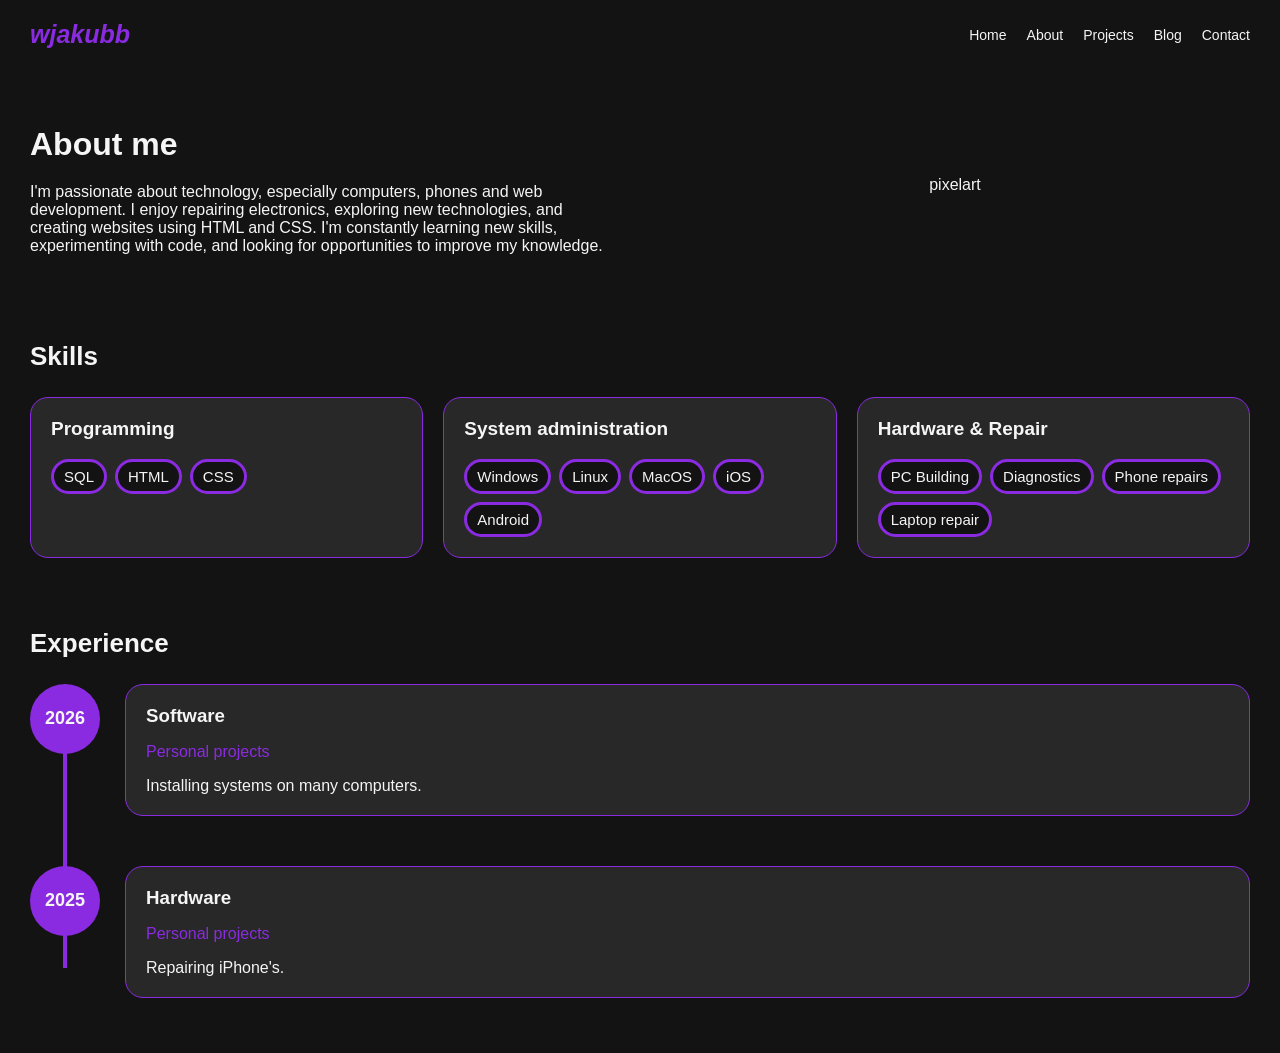
<file: index.html>
<!DOCTYPE html>
<html lang="en">
<head>
    <meta charset="UTF-8">
    <meta name="viewport" content="width=device-width, initial-scale=1.0">
    <title>Portfolio</title>
    <link rel="stylesheet" href="style.css">
</head>
<body>
    <header>
        <nav>
            <a href="https://wjakubb.github.io" class="logo">wjakubb</a>
            <div class="nav-linki">
                 <a href="https://github.com/wjakubb">Home</a>
                 <a href="https://wjakubb.github.io">About</a>
                 <a href="https://github.com/wjakubb?tab=projects">Projects</a>
                 <a href="">Blog</a>
                 <a href="contact.html">Contact</a>
            </div>
        </nav>
    </header>
    <main>
        <section class="about">
            <div class="about-text">
                <h1>About me</h1>
                <p>I'm passionate about technology, especially computers, phones and web development. I enjoy repairing electronics, exploring new technologies, and creating websites using HTML and CSS. I'm constantly learning new skills, experimenting with code, and looking for opportunities to improve my knowledge.</p>
            </div>
            <div class="about-img">
                pixelart
            </div>
        </section>
        <section class="skills">
            <h2>Skills</h2>
            <div class="skills-container">
                <div class="skill-card">
                    <h3>Programming</h3>
                    <div class="tags">
                        <span>SQL</span>
                        <span>HTML</span>
                        <span>CSS</span>
                    </div>
                </div>
                <div class="skill-card">
                    <h3>System administration</h3>
                    <div class="tags">
                        <span>Windows</span>
                        <span>Linux</span>
                        <span>MacOS</span>
                        <span>iOS</span>
                        <span>Android</span>
                    </div>
                </div>
                <div class="skill-card">
                    <h3>Hardware & Repair</h3>
                    <div class="tags">
                        <span>PC Building</span>
                        <span>Diagnostics</span>
                        <span>Phone repairs</span>
                        <span>Laptop repair</span>
                    </div>
                </div>
            </div>
        </section>
        <section class="exp">
            <h2>Experience</h2>
            <div class="timeline">
                <div class="t-item">
                    <div class="t-year">2026</div>
                    <div class="t-card">
                        <h3>Software</h3>
                        <p>Personal projects</p>
                        <p1>Installing systems on many computers.</p1>
                    </div>
                </div>
                 <div class="t-item">
                    <div class="t-year">2025</div>
                    <div class="t-card">
                        <h3>Hardware</h3>
                        <p>Personal projects</p>
                        <p1>Repairing iPhone's.</p1>
                    </div>
                </div>
            </div>
        </section>
    </main>
                
        
</body>
</html>
</file>
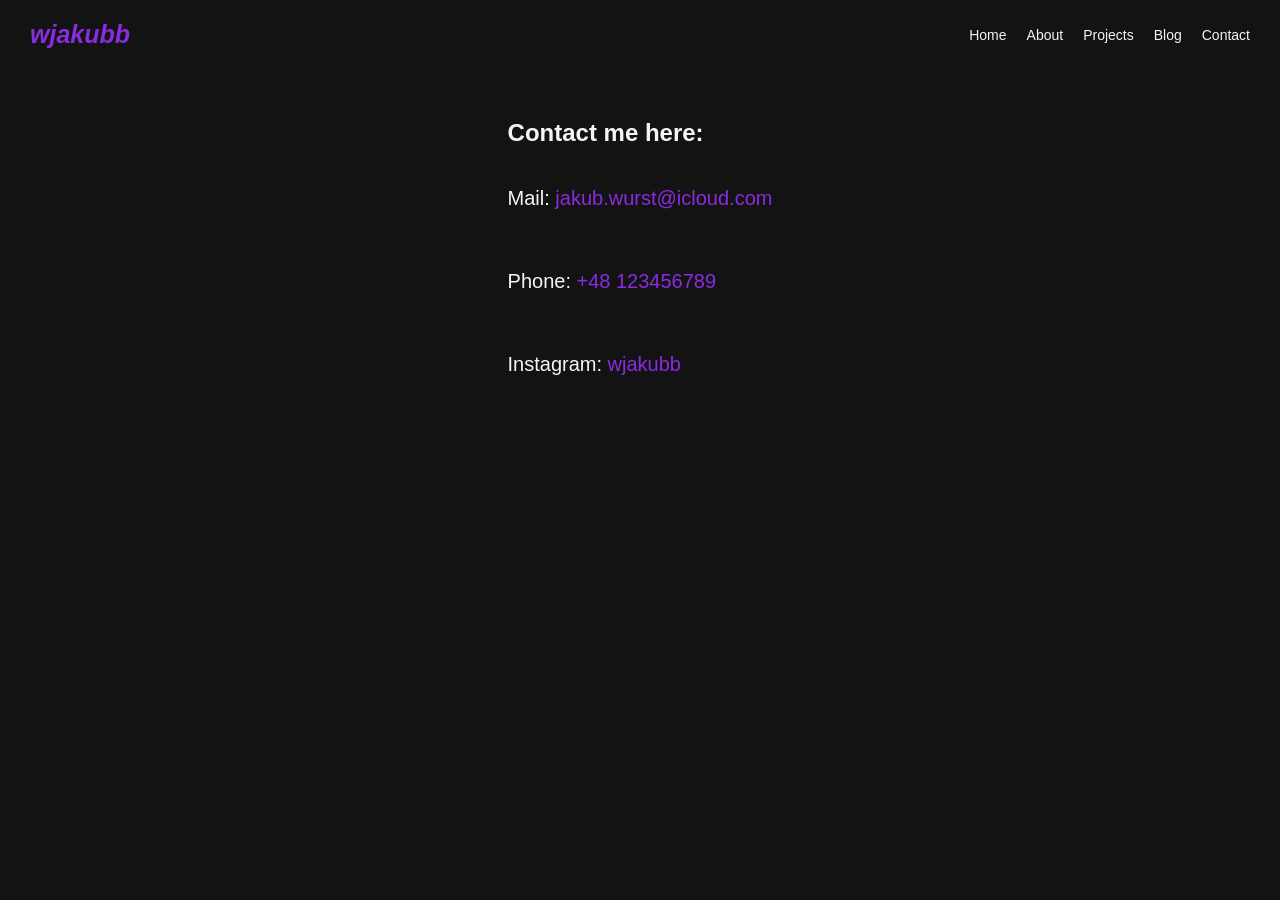
<file: contact.html>
<!DOCTYPE html>
<html lang="en">
<head>
    <meta charset="UTF-8">
    <meta name="viewport" content="width=device-width, initial-scale=1.0">
    <title>Contact page</title>
    <link rel="stylesheet" href="contactstyle.css">
</head>
<body>
    <header>
        <nav>
            <a href="https://wjakubb.github.io" class="logo">wjakubb</a>
            <div class="nav-linki">
                 <a href="https://github.com/wjakubb">Home</a>
                 <a href="https://wjakubb.github.io">About</a>
                 <a href="https://github.com/wjakubb?tab=projects">Projects</a>
                 <a href="#">Blog</a>
                 <a href="#">Contact</a>
            </div>
        </nav>
    </header>
    <main>
        <section class="con">
            <h1>Contact me here:</h1>
            <div class="con-linki">
                <p>Mail: <a href="mailto:jakub.wurst@icloud.com">jakub.wurst@icloud.com</a></p>
                <p>Phone: <a href="tel:+48123456789">+48 123456789</a></p>
                <p>Instagram: <a href="https://www.instagram.com/wjakubb">wjakubb</a></p>
            </div>
        </section>
</body>
</html>
</file>
<file: style.css>
body {
    margin: 0;
    background-color: #141313;
    color: whitesmoke;
    font-family: Arial, Helvetica, sans-serif;

}

main{
    max-width: fit-content; 
    margin: 0 auto;
    padding: 30px;
}

header {
    padding: 20px 30px; 
}

nav {
    display: flex;
    justify-content: space-between;
    align-items: center;
}

.logo {
    color: blueviolet;
    font-size: 25px;
    font-weight: bold;
    font-style: italic;
    text-decoration: none;
}

.nav-linki {
    display: flex;
    gap: 20px;
}
 .nav-linki a {
    color: whitesmoke;
    text-decoration: none;
    font-size: 14px;
 }

.nav-linki a:hover {
    color: blueviolet;
}

.about {
    display: flex;
    align-items: center;
    justify-content: space-between;
    gap: 40px;

}

.about-text {
    flex: 1;
}

.about-text h1 {
    font-size: 32px;
    margin-bottom: 20px;
}

.about-img {
    flex: 1;
    display: flex;
    justify-content: center;
    align-items: center;
}

.skills {
    margin-top: 70px;
}

.skills h2 {
    font-size: 26px;
    margin-bottom: 25px;
}

.skills-container {
    display: flex;
    gap: 20px;
}

.skill-card {
    flex: 1;
    border: 1px solid blueviolet;
    border-radius: 18px;
    padding: 20px;
    background-color: rgb(41, 40, 40);
}

.skill-card h3 {
    margin-top: 0;
    font-size: 19px;

}

.tags {
    display: flex;
    flex-wrap: wrap;
    gap: 8px;
}

.tags span {
    color: whitesmoke;
    border: 3px solid blueviolet;
    background-color: #141313;
    padding: 6px 10px;
    border-radius: 25px;
    font-size: 15px;
}

.exp {
    margin-top: 70px;
}

.exp h2 {
    font-size: 26px;
    margin-bottom: 25px;
}

.timeline {
    position: relative;
    display: flex;
    flex-direction: column;
    gap: 25px;
}

.timeline::before {
    content: "";
    position: absolute;
    left: 33px;
    top: 21px;
    bottom: 55px;
    width: 4px;
    background-color: blueviolet;
}

.t-item {
    display: flex;
    gap: 25px;
    position: relative;
    margin-bottom: 25px;
}

.t-year {
    width: 70px;
    height: 70px;
    flex-shrink: 0;
    border-radius: 50%;
    background-color: blueviolet;
    color: whitesmoke;
    display: flex;
    align-items: center;
    justify-content: center;
    font-size: 18px;
    font-weight: bold;
    z-index: 1;
}

.t-card {
    flex: 1;
    background-color: rgb(41, 40, 40);
    border: 1px solid blueviolet;
    border-radius: 18px;
    padding: 20px;
}

.t-card h3 {
    margin: 0 0 8px;
}

.t-card p {
    color: blueviolet;
}

.con{
    flex: 1;

}

.con-linki{
    text-decoration: none;
}
@media (max-width: 600px) {
    header {
        padding: 20px 30px;
    }

    nav {
        display: flex;
        flex-direction: column;
        align-items: center;
        gap: 15px;
    }
    .nav-linki {
        justify-content: space-between;
        gap: 30px;
    }

    .nav-linki a {
        font-size: 14px;
    }

    .skills-container {
        flex-direction: column;
    }

    .skill-card {
        width: 100%;
        box-sizing: border-box;
    }

    .about{
        flex-direction: column;
    }
}
</file>
<file: contactstyle.css>
body {
    margin: 0;
    background-color: #141313;
    color: whitesmoke;
    font-family: Arial, Helvetica, sans-serif;

}

main{
    max-width: fit-content; 
    margin: 0 auto;
    padding: 30px;
}
header {
    padding: 20px 30px; 
}

nav {
    display: flex;
    justify-content: space-between;
    align-items: center;
}

.logo {
    color: blueviolet;
    font-size: 25px;
    font-weight: bold;
    font-style: italic;
    text-decoration: none;
}

.nav-linki {
    display: flex;
    gap: 20px;
}
 .nav-linki a {
    color: whitesmoke;
    text-decoration: none;
    font-size: 14px;
 }

.nav-linki a:hover {
    color: blueviolet;
}

.con-linki{
    display:flex;
    gap: 20px;
    flex-direction:column;
}

.con-linki p{
    color: whitesmoke;
    text-decoration: none;
    font-size: 20px;
}

.con-linki a{
    color: blueviolet;
    text-decoration: none;
    font-size: 20px;
}


@media (max-width: 600px) {
    header {
        padding: 20px 30px;
    }

    nav {
        display: flex;
        flex-direction: column;
        align-items: center;
        gap: 15px;
    }
    .nav-linki {
        justify-content: space-between;
        gap: 30px;
    }

    .nav-linki a {
        font-size: 14px;
    }

}
</file>
